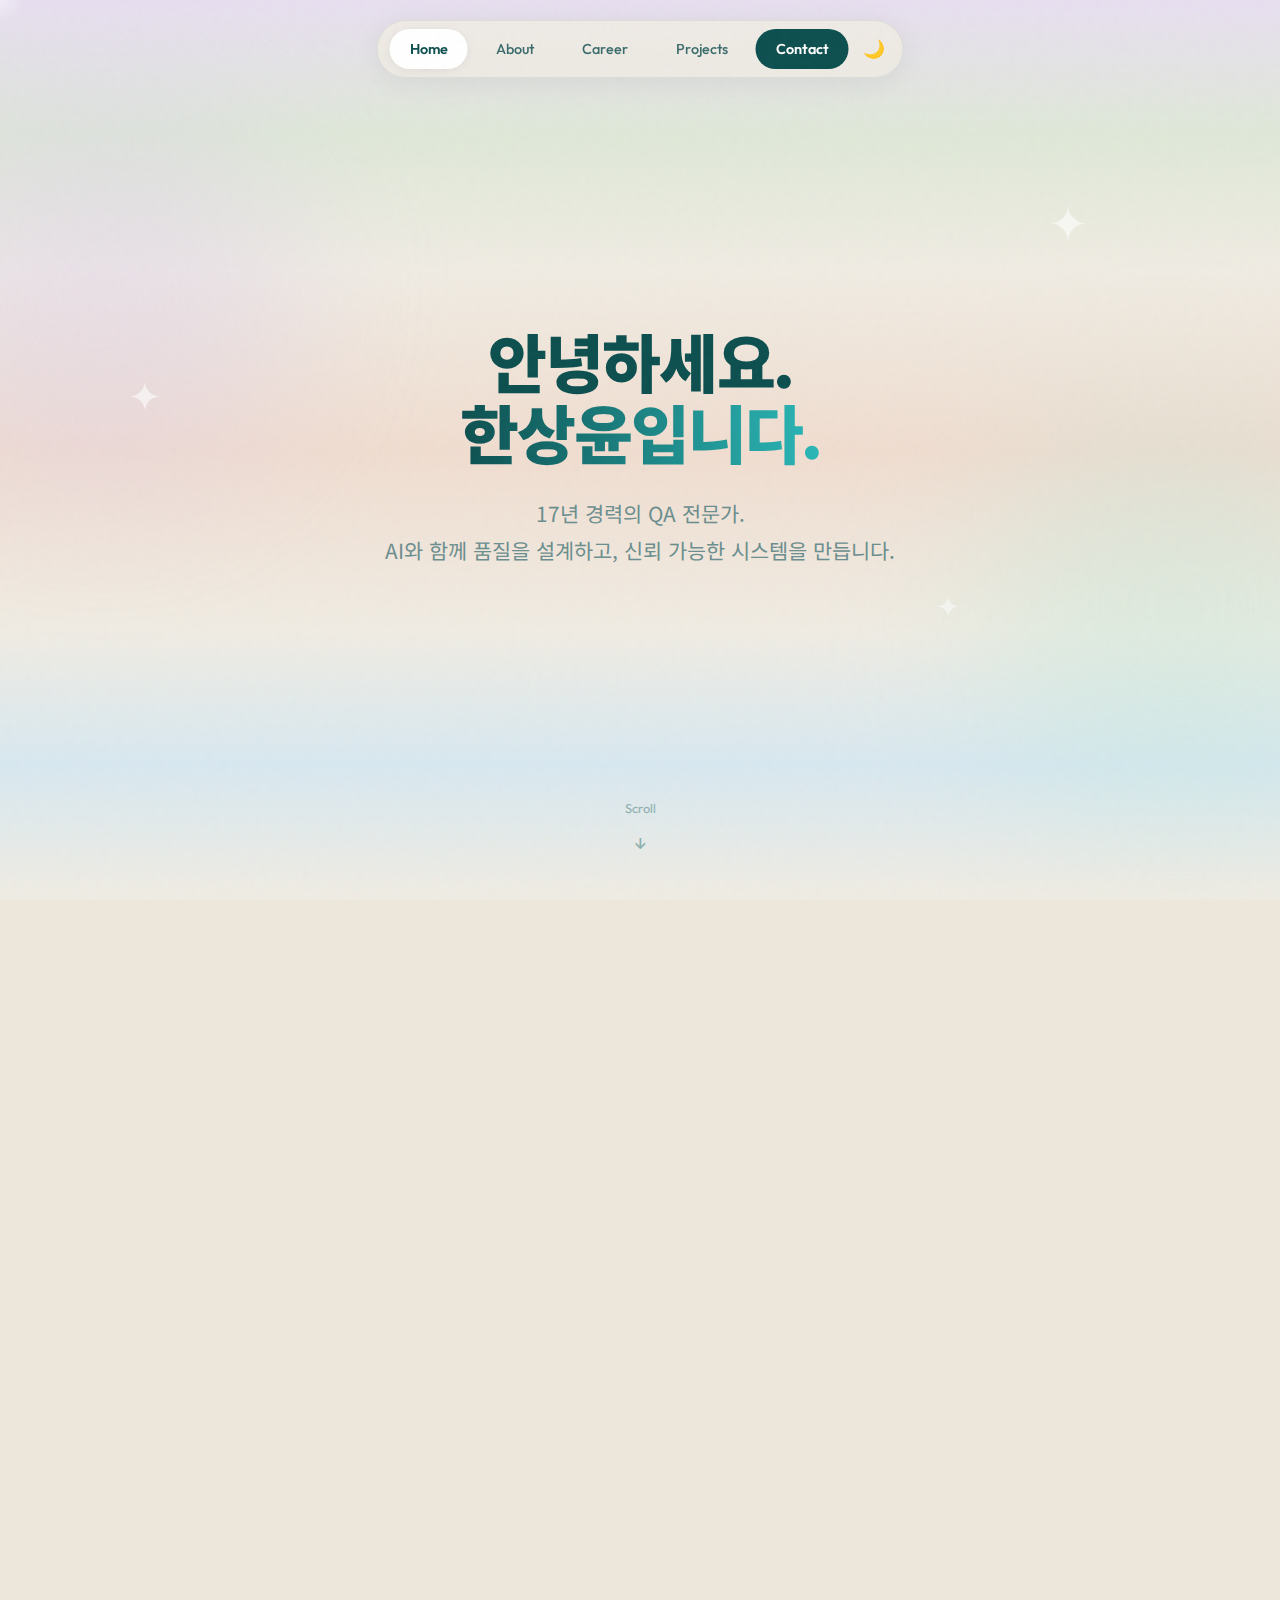
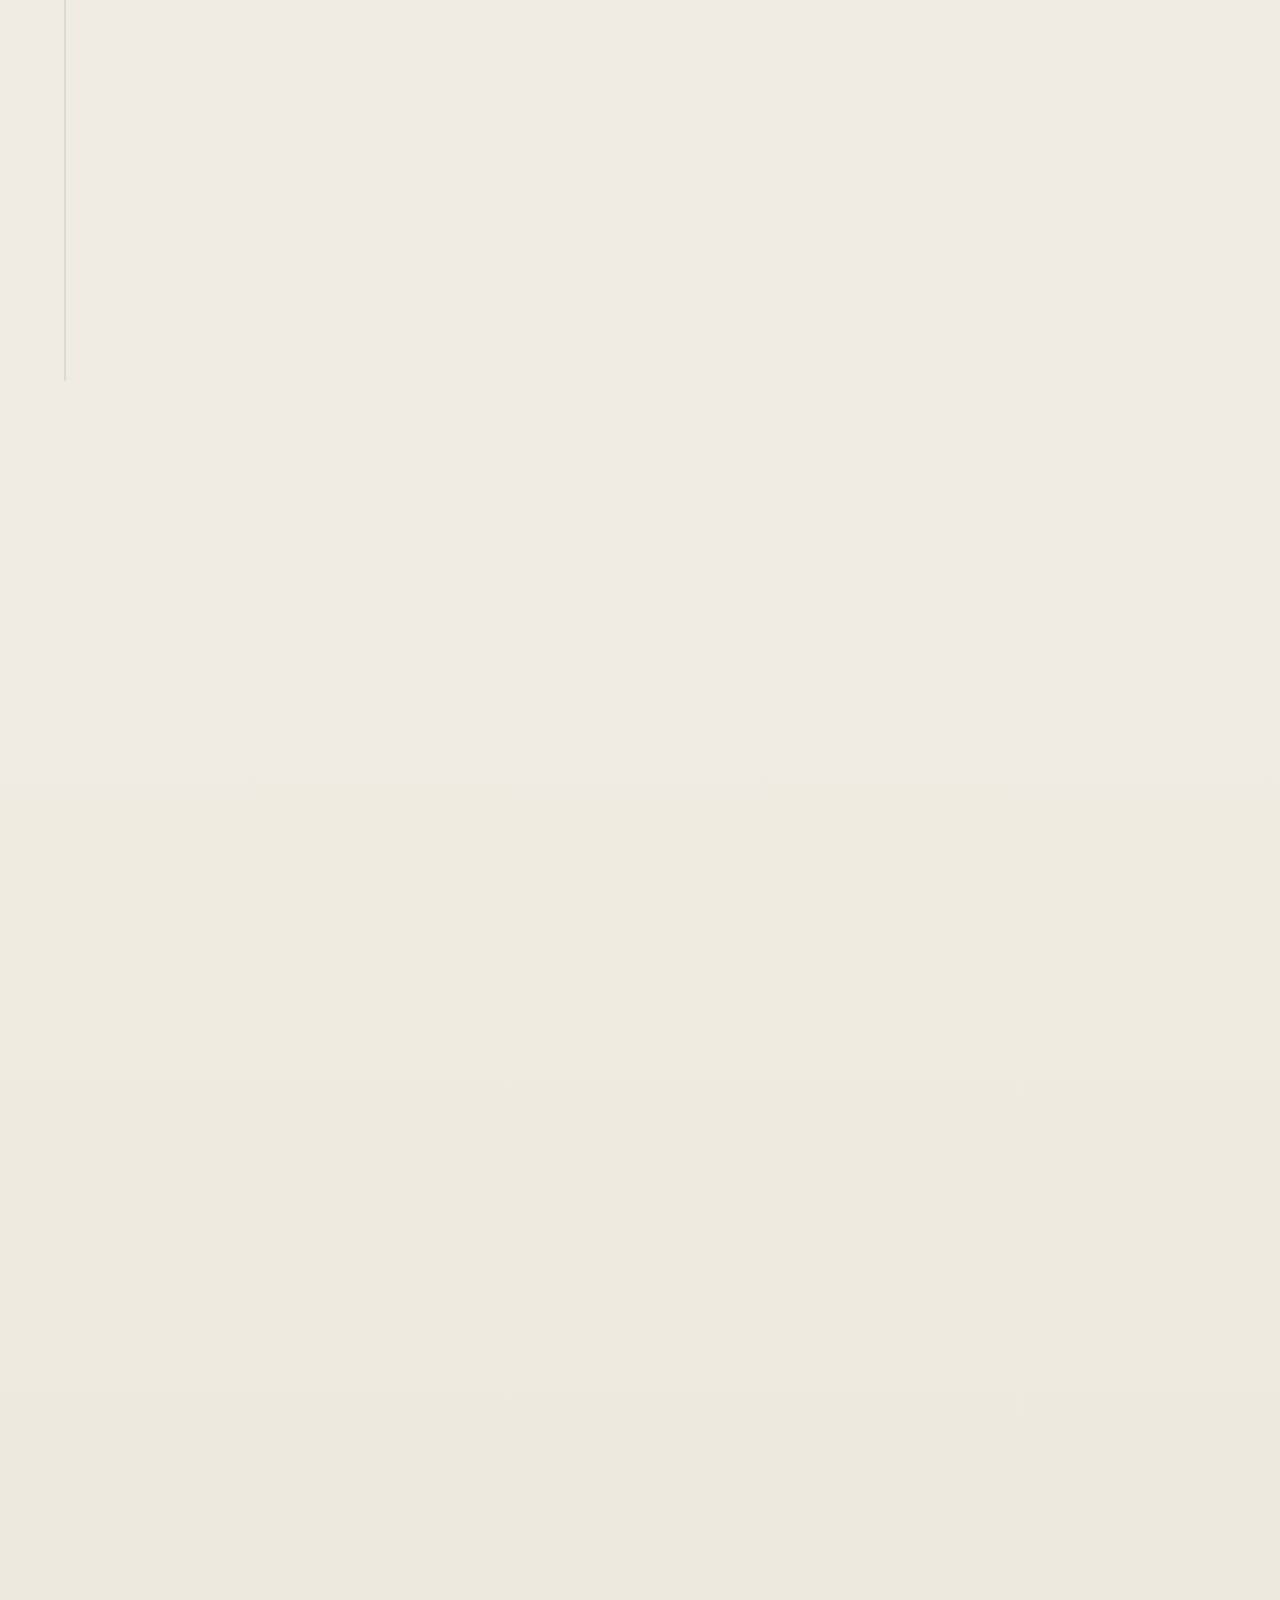
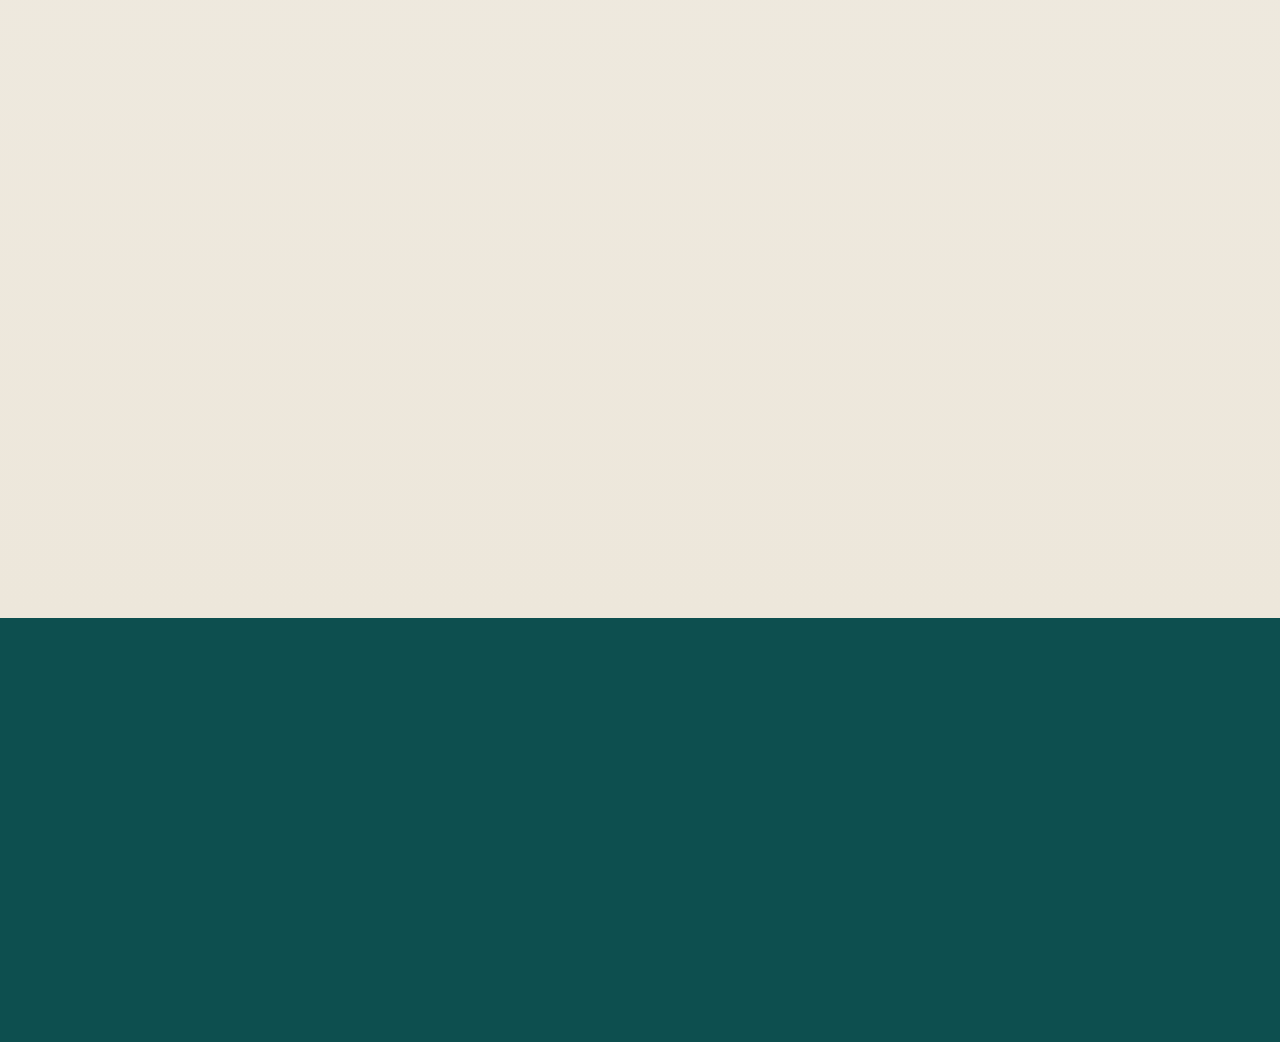
<file: index.html>
<!DOCTYPE html>
<html lang="ko">

<head>
  <meta charset="UTF-8">
  <meta name="viewport" content="width=device-width, initial-scale=1.0">
  <meta name="description" content="한상윤 — QA Manager & Full-Stack Developer. 17년 경력의 품질 관리 전문가이자 풀스택 개발자 포트폴리오.">
  <meta name="theme-color" content="#0d4f4f">
  <meta property="og:title" content="한상윤 • QA Manager & AI Engineer">
  <meta property="og:description" content="17년 경력의 품질관리 전문가이자 AI Engineer">
  <meta property="og:type" content="website">
  <title>한상윤 • QA Manager & AI Engineer</title>
  <link rel="stylesheet" href="css/style.css">
  <link rel="icon"
    href="data:image/svg+xml,<svg xmlns=%22http://www.w3.org/2000/svg%22 viewBox=%220 0 100 100%22><text y=%22.9em%22 font-size=%2290%22>✦</text></svg>">
</head>

<body>

  <!-- Noise Overlay -->
  <div class="noise-overlay"></div>

  <!-- Navigation -->
  <nav class="nav">
    <a class="nav-link active" data-nav="hero" href="#hero">Home</a>
    <a class="nav-link" data-nav="about" href="#about">About</a>
    <a class="nav-link" data-nav="career" href="#career">Career</a>
    <a class="nav-link" data-nav="projects" href="#projects">Projects</a>
    <a class="nav-contact" href="mailto:gwalho@gmail.com">Contact</a>
    <button class="nav-theme-toggle" id="theme-toggle" aria-label="Toggle Dark Mode">🌙</button>
  </nav>

  <!-- Hero Section -->
  <section class="hero" data-section="hero" id="hero">
    <span class="hero-sparkle">✦</span>
    <span class="hero-sparkle">✦</span>
    <span class="hero-sparkle">✦</span>

    <h1 class="hero-title">
      안녕하세요. <span class="accent">한상윤입니다.</span>
    </h1>
    <p class="hero-subtitle">
      17년 경력의 QA 전문가.<br>
      AI와 함께 품질을 설계하고, 신뢰 가능한 시스템을 만듭니다.
    </p>

    <div class="hero-scroll-indicator">
      <span>Scroll</span>
      <span class="arrow">↓</span>
    </div>
  </section>

  <!-- About Section -->
  <section class="about" data-section="about" id="about">
    <div class="about-inner">
      <div class="about-photo-container reveal">
        <div class="about-photo">
          <img src="assets/images/profile.jpg" alt="한상윤 프로필 사진">
        </div>
      </div>

      <div class="about-info">
        <div class="reveal">
          <h2 class="about-name">I'm Maxihan.</h2>
          <p class="about-role">QA Manager & AI Engineer</p>
        </div>

        <p class="about-desc reveal reveal-delay-1">
          "품질의 기준을 정의하고, 기술로 그 가치를 실현합니다."<br><br>
          17년간의 경험으로 소프트웨어의 완결성을 책임지며 품질에 대한 확고한 철학을 쌓아왔습니다.
          이제는 그간의 전문성에 AI 엔지니어링 역량을 더해, AI 기반의 정밀한 품질 관리 체계를 설계하고 구축하는
          Quality Engineer로 나아갑니다.
        </p>

        <div class="about-details reveal reveal-delay-2">
          <div class="about-detail-item">
            <span class="about-detail-label">Experience</span>
            <span class="about-detail-value">17년+</span>
          </div>
          <div class="about-detail-item">
            <span class="about-detail-label">Location</span>
            <span class="about-detail-value">경기도 용인시</span>
          </div>
          <div class="about-detail-item">
            <span class="about-detail-label">Role</span>
            <span class="about-detail-value">QA Manager / PM</span>
          </div>
          <div class="about-detail-item">
            <span class="about-detail-label">Projects</span>
            <span class="about-detail-value">5 Engineering Labs</span>
          </div>
        </div>

      </div>
    </div>
  </section>

  <!-- Career Section -->
  <section class="career" data-section="career" id="career">
    <div class="career-inner">
      <div class="section-header reveal">
        <h2 class="section-title">Career.</h2>
        <p class="section-subtitle">게임 QA에서 블록체인 플랫폼까지, 소프트웨어 품질을 지켜온 여정.</p>
      </div>

      <div class="timeline">
        <div class="timeline-item reveal">
          <div class="timeline-period">2022.07 — Present</div>
          <div class="timeline-company">METABORA</div>
          <div class="timeline-role">QA Team Manager</div>
          <div class="timeline-highlights">
            <span class="timeline-highlight">Blockchain QA</span>
            <span class="timeline-highlight">DeFi / NFT</span>
            <span class="timeline-highlight">Playwright E2E</span>
          </div>
        </div>

        <div class="timeline-item reveal reveal-delay-1">
          <div class="timeline-period">2022.02 — 2022.07</div>
          <div class="timeline-company">Wemade</div>
          <div class="timeline-role">QA Team Manager</div>
          <div class="timeline-highlights">
            <span class="timeline-highlight">Wemix Platform QA</span>
            <span class="timeline-highlight">Git Flow</span>
          </div>
        </div>

        <div class="timeline-item reveal reveal-delay-2">
          <div class="timeline-period">2021.05 — 2022.02</div>
          <div class="timeline-company">Class101</div>
          <div class="timeline-role">QA Engineer</div>
          <div class="timeline-highlights">
            <span class="timeline-highlight">Global Service</span>
            <span class="timeline-highlight">구독 서비스 런칭</span>
            <span class="timeline-highlight">Release 관리</span>
          </div>
        </div>

        <div class="timeline-item reveal reveal-delay-3">
          <div class="timeline-period">2017.10 — 2021.05</div>
          <div class="timeline-company">Kakao Games</div>
          <div class="timeline-role">QA Engineer</div>
          <div class="timeline-highlights">
            <span class="timeline-highlight">Game Platform SDK QA</span>
            <span class="timeline-highlight">B2B 연동 QA</span>
            <span class="timeline-highlight">Server API QA</span>
          </div>
        </div>

        <div class="timeline-item reveal reveal-delay-4">
          <div class="timeline-period">2016.08 — 2017.10</div>
          <div class="timeline-company">Pathfinder8</div>
          <div class="timeline-role">QA Manager, Project Manager</div>
          <div class="timeline-highlights">
            <span class="timeline-highlight">QA 조직 세팅</span>
            <span class="timeline-highlight">넥슨 협업</span>
            <span class="timeline-highlight">프로젝트 관리</span>
          </div>
        </div>

        <div class="timeline-item reveal">
          <div class="timeline-period">2013.06 — 2016.04</div>
          <div class="timeline-company">Smilegate / Palmple</div>
          <div class="timeline-role">Platform QA Manager</div>
          <div class="timeline-highlights">
            <span class="timeline-highlight">Stove Platform</span>
            <span class="timeline-highlight">SDK / Server API</span>
            <span class="timeline-highlight">B2B 검수</span>
            <span class="timeline-highlight">모바일 인프라</span>
          </div>
        </div>

        <div class="timeline-item reveal reveal-delay-1">
          <div class="timeline-period">2011.09 — 2013.06</div>
          <div class="timeline-company">Uriel Soft</div>
          <div class="timeline-role">QA / System Operation</div>
          <div class="timeline-highlights">
            <span class="timeline-highlight">인천공항 Check in, boarding System</span>
            <span class="timeline-highlight">AirCUS</span>
          </div>
        </div>

        <div class="timeline-item reveal reveal-delay-2">
          <div class="timeline-period">2008.10 — 2009.10</div>
          <div class="timeline-company">Nurien Software</div>
          <div class="timeline-role">QA / Asst. Dev Manager</div>
          <div class="timeline-highlights">
            <span class="timeline-highlight">Scrum QA</span>
            <span class="timeline-highlight">Mstar</span>
          </div>
        </div>

        <div class="timeline-item reveal reveal-delay-3">
          <div class="timeline-period">2006.06 — 2008.10</div>
          <div class="timeline-company">NHN / NHN Games</div>
          <div class="timeline-role">Quality Manager / Test Leader</div>
          <div class="timeline-highlights">
            <span class="timeline-highlight">Global QA</span>
            <span class="timeline-highlight">QA Revamp</span>
            <span class="timeline-highlight">아크로드</span>
          </div>
        </div>
      </div>
    </div>
  </section>

  <!-- Projects Section -->
  <section class="projects" data-section="projects" id="projects">
    <div class="projects-inner">
      <div class="section-header reveal">
        <h2 class="section-title">Projects.</h2>
        <p class="section-subtitle">QA의 눈으로 설계하고, AI의 힘으로 만든 사이드 프로젝트들.</p>
      </div>

      <div class="projects-grid">
        <!-- APT DEAL -->
        <div class="project-card reveal" data-project="aptdeal">
          <div class="project-card-category">Real Estate · Data</div>
          <h3 class="project-card-title">APT DEAL</h3>
          <p class="project-card-desc">
            전국 아파트 실거래가를 지도 기반으로 분석하고 시각화하는 부동산 데이터 플랫폼.
            22단계 ETL 파이프라인으로 10년치 거래 데이터 자동 수집.
          </p>
          <div class="project-card-stack">
            <span class="project-card-stack-tag">Next.js</span>
            <span class="project-card-stack-tag">Express</span>
            <span class="project-card-stack-tag">MySQL</span>
            <span class="project-card-stack-tag">Kakao Map</span>
          </div>
          <div class="project-card-arrow">→</div>
        </div>

        <!-- Maxi Tester -->
        <div class="project-card reveal reveal-delay-1" data-project="maxitester">
          <div class="project-card-category">No-Code · Testing</div>
          <h3 class="project-card-title">Maxi Tester</h3>
          <p class="project-card-desc">
            코딩 없이 클릭만으로 웹 테스트를 설계·실행·리포팅하는 자동화 플랫폼.
            25종 액션, 스마트 셀렉터, Playwright 서버 실행 엔진.
          </p>
          <div class="project-card-stack">
            <span class="project-card-stack-tag">Electron</span>
            <span class="project-card-stack-tag">React</span>
            <span class="project-card-stack-tag">Rails</span>
            <span class="project-card-stack-tag">Playwright</span>
          </div>
          <div class="project-card-arrow">→</div>
        </div>

        <!-- Auto Trading -->
        <div class="project-card reveal" data-project="autotrading">
          <div class="project-card-category">Fintech · Trading</div>
          <h3 class="project-card-title">Auto Trading</h3>
          <p class="project-card-desc">
            기술적 분석 이론을 코드로 구현한 암호화폐 자동매매 시스템.
            Upbit/Bybit 동시 운용, 10종+ 매매 전략, 24/7 무중단 운영.
          </p>
          <div class="project-card-stack">
            <span class="project-card-stack-tag">FastAPI</span>
            <span class="project-card-stack-tag">Next.js</span>
            <span class="project-card-stack-tag">Python</span>
            <span class="project-card-stack-tag">Telegram</span>
          </div>
          <div class="project-card-arrow">→</div>
        </div>

        <!-- AutoTC-Gen -->
        <div class="project-card reveal reveal-delay-1" data-project="autotcgen">
          <div class="project-card-category">AI · QA Automation</div>
          <h3 class="project-card-title">AutoTC-Gen</h3>
          <p class="project-card-desc">
            기획서를 업로드하면 AI가 테스트 케이스를 자동 생성하는 QA 자동화 플랫폼.
            OCR + NLP + Vision AI + LLM 멀티모달 파이프라인.
          </p>
          <div class="project-card-stack">
            <span class="project-card-stack-tag">FastAPI</span>
            <span class="project-card-stack-tag">YOLOv8</span>
            <span class="project-card-stack-tag">BERT</span>
            <span class="project-card-stack-tag">Electron</span>
          </div>
          <div class="project-card-arrow">→</div>
        </div>

        <!-- Deeps Mock -->
        <div class="project-card full-width reveal" data-project="deepsmock">
          <div class="project-card-category">Blockchain · B2B Platform</div>
          <h3 class="project-card-title">Deeps Mock</h3>
          <p class="project-card-desc">
            B2B 플랫폼의 계정 연동, 퀘스트 동기화를 실전 검증하는 테스트 앱.
            테트리스 게임 + Circle USDC 블록체인 결제 통합. 21개 API, 12개 DB 모델 설계.
          </p>
          <div class="project-card-stack">
            <span class="project-card-stack-tag">Next.js</span>
            <span class="project-card-stack-tag">Prisma</span>
            <span class="project-card-stack-tag">Circle USDC</span>
            <span class="project-card-stack-tag">wagmi</span>
            <span class="project-card-stack-tag">Web3</span>
          </div>
          <div class="project-card-arrow">→</div>
        </div>
      </div>
    </div>
  </section>

  <!-- Footer / Contact -->
  <footer class="footer" id="contact">
    <div class="footer-links reveal">
      <a href="mailto:gwalho@gmail.com" class="footer-link footer-link-primary">
        ✉️ gwalho@gmail.com
      </a>
    </div>
    <div class="footer-bottom reveal reveal-delay-1">
      <p>© 2025–2026 한상윤. Designed with ✦</p>
    </div>
  </footer>

  <!-- Custom Cursor -->
  <div class="cursor-dot"></div>
  <div class="cursor-outline"></div>

  <!-- Project Detail Modal -->
  <div class="modal-overlay">
    <div class="modal">
      <div class="modal-body"></div>
    </div>
  </div>

  <script src="js/main.js"></script>
</body>

</html>
</file>
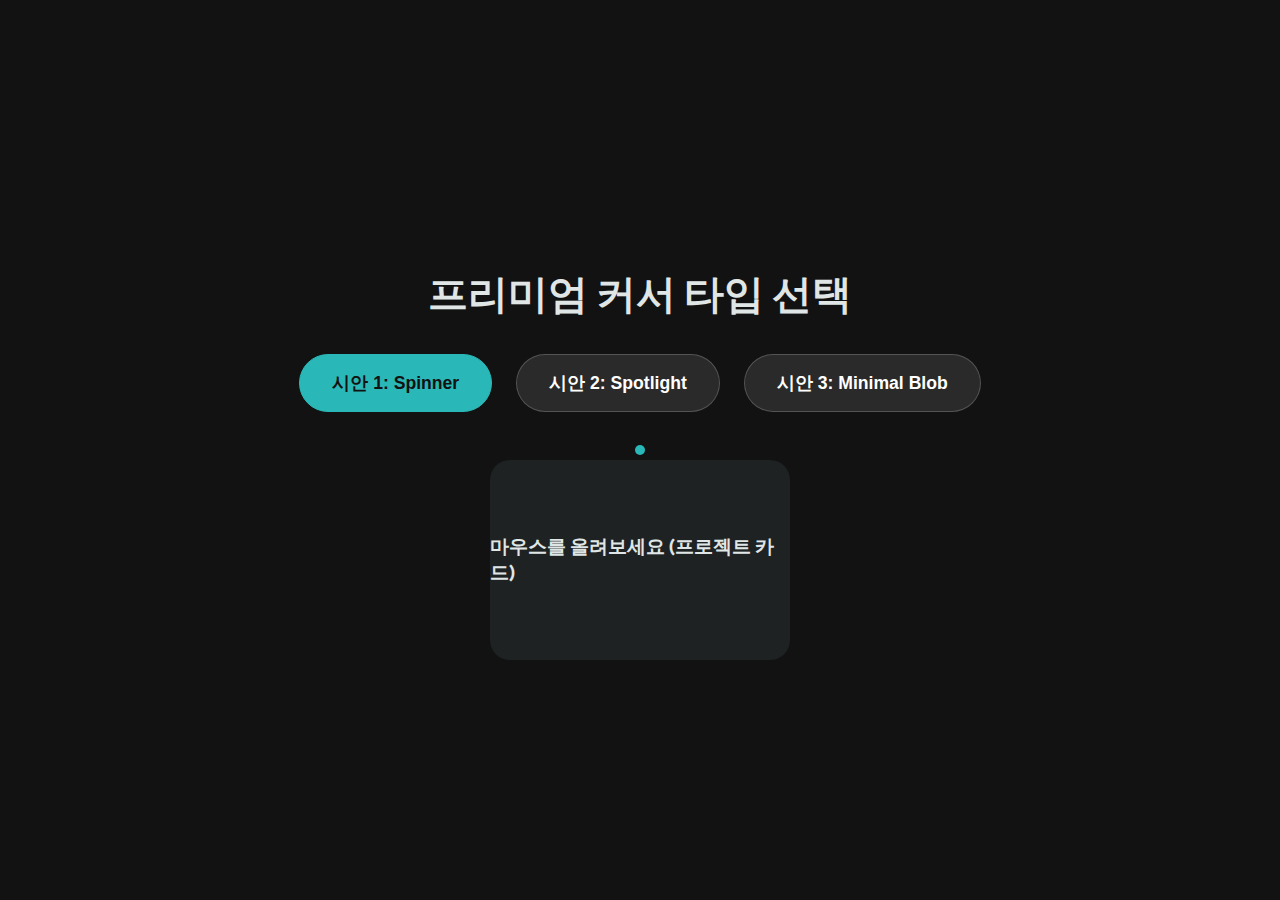
<file: cursor_demo.html>
<!DOCTYPE html>
<html lang="ko">

<head>
    <meta charset="UTF-8">
    <meta name="viewport" content="width=device-width, initial-scale=1.0">
    <title>프리미엄 커서 디자인 시안 3종</title>
    <style>
        @import url('https://fonts.googleapis.com/css2?family=Outfit:wght@400;700&display=swap');

        body {
            margin: 0;
            font-family: 'Outfit', sans-serif;
            background-color: #121212;
            color: #e0e6e6;
            display: flex;
            flex-direction: column;
            align-items: center;
            justify-content: center;
            min-height: 100vh;
            overflow: hidden;
            cursor: none;
            /* Hide default cursor */
        }

        h1 {
            font-size: 2.5rem;
            margin-bottom: 2rem;
            z-index: 10;
        }

        .btn-group {
            display: flex;
            gap: 1.5rem;
            z-index: 10;
        }

        .demo-btn {
            padding: 1rem 2rem;
            font-size: 1.1rem;
            font-weight: 700;
            color: #fff;
            background: rgba(255, 255, 255, 0.1);
            border: 1px solid rgba(255, 255, 255, 0.2);
            border-radius: 50px;
            cursor: none;
            transition: all 0.3s;
            position: relative;
            overflow: hidden;
        }

        .demo-btn.active {
            background: #2ab7b7;
            color: #121212;
            border-color: #2ab7b7;
        }

        .demo-card {
            margin-top: 3rem;
            width: 300px;
            height: 200px;
            background: #1e2222;
            border-radius: 20px;
            display: flex;
            align-items: center;
            justify-content: center;
            font-size: 1.2rem;
            font-weight: 700;
            z-index: 10;
            cursor: none;
            transition: transform 0.3s;
        }

        .demo-card:hover {
            transform: translateY(-10px);
            background: #252a2a;
        }

        /* =========================================
       Cursor Base Styles
       ========================================= */
        .cursor-container {
            position: fixed;
            top: 0;
            left: 0;
            width: 100%;
            height: 100%;
            pointer-events: none;
            z-index: 9999;
        }

        .cursor-dot,
        .cursor-aux {
            position: absolute;
            top: 0;
            left: 0;
            transform: translate(-50%, -50%);
            pointer-events: none;
        }

        /* =========================================
       시안 1: Spinner (회전하는 텍스트 링)
       ========================================= */
        .theme-spinner .cursor-dot {
            width: 10px;
            height: 10px;
            background: #2ab7b7;
            border-radius: 50%;
            transition: transform 0.2s cubic-bezier(0.175, 0.885, 0.32, 1.275);
        }

        .theme-spinner .cursor-aux {
            width: 80px;
            height: 80px;
            border-radius: 50%;
            display: flex;
            align-items: center;
            justify-content: center;
            opacity: 0;
            transition: opacity 0.3s, transform 0.3s;
        }

        .theme-spinner .cursor-aux svg {
            width: 100%;
            height: 100%;
            animation: rotate 6s linear infinite;
            fill: #2ab7b7;
            letter-spacing: 5px;
            font-weight: bold;
            font-size: 14px;
        }

        @keyframes rotate {
            100% {
                transform: rotate(360deg);
            }
        }

        /* Hover Effects for Spinner */
        .theme-spinner.hover-btn .cursor-dot {
            transform: translate(-50%, -50%) scale(0.5);
        }

        .theme-spinner.hover-btn .cursor-aux {
            opacity: 1;
            transform: translate(-50%, -50%) scale(1.2);
        }

        .theme-spinner.hover-card .cursor-dot {
            transform: translate(-50%, -50%) scale(0);
        }

        .theme-spinner.hover-card .cursor-aux {
            opacity: 1;
            transform: translate(-50%, -50%) scale(1.5);
        }

        .theme-spinner.hover-card .cursor-aux svg {
            fill: #fff;
        }

        /* =========================================
       시안 2: Spotlight (다이내믹 반전 & 블렌드 모드) - 수정됨
       ========================================= */
        .theme-spotlight .cursor-dot {
            width: 45px;
            height: 45px;
            background: radial-gradient(circle, rgba(255, 255, 255, 0.8) 0%, rgba(255, 255, 255, 0) 70%);
            border-radius: 50%;
            mix-blend-mode: color-dodge;
            opacity: 0.5;
            transition: width 0.4s cubic-bezier(0.77, 0, 0.175, 1),
                height 0.4s cubic-bezier(0.77, 0, 0.175, 1),
                opacity 0.4s, background 0.4s;
        }

        .theme-spotlight .cursor-aux {
            display: none;
        }

        /* Hover Effects for Spotlight */
        .theme-spotlight.hover-btn .cursor-dot {
            width: 80px;
            height: 80px;
            opacity: 0.8;
        }

        .theme-spotlight.hover-card .cursor-dot {
            width: 250px;
            height: 250px;
            background: radial-gradient(circle, rgba(255, 255, 255, 1) 0%, rgba(255, 255, 255, 0) 70%);
            mix-blend-mode: color-dodge;
            opacity: 1;
        }

        /* =========================================
       시안 3: Minimal Blob (Gooey effect)
       ========================================= */
        .theme-blob {
            filter: url(#goo);
            /* Applies gooey effect to descendants */
        }

        .theme-blob .cursor-dot {
            width: 24px;
            height: 24px;
            background: #2ab7b7;
            border-radius: 50%;
            transition: transform 0.1s;
        }

        .theme-blob .cursor-aux {
            width: 40px;
            height: 40px;
            background: #2ab7b7;
            border-radius: 50%;
            transition: transform 0.4s cubic-bezier(0.175, 0.885, 0.32, 1.275);
        }

        /* Hover Effects for Blob */
        .theme-blob.hover-btn .cursor-dot {
            transform: translate(-50%, -50%) scale(1.5);
            background: #fff;
        }

        .theme-blob.hover-btn .cursor-aux {
            transform: translate(-50%, -50%) scale(0.5);
        }

        .theme-blob.hover-card .cursor-dot {
            transform: translate(-50%, -50%) scale(3);
        }

        .theme-blob.hover-card .cursor-aux {
            transform: translate(-50%, -50%) scale(2);
        }
    </style>
</head>

<body>

    <!-- Gooey Filter for Blob Theme -->
    <svg style="position:absolute; width:0; height:0;">
        <defs>
            <filter id="goo">
                <feGaussianBlur in="SourceGraphic" stdDeviation="6" result="blur" />
                <feColorMatrix in="blur" mode="matrix" values="1 0 0 0 0  0 1 0 0 0  0 0 1 0 0  0 0 0 20 -8"
                    result="goo" />
                <feComposite in="SourceGraphic" in2="goo" operator="atop" />
            </filter>
        </defs>
    </svg>

    <div class="cursor-container theme-spinner" id="cursor-container">
        <div class="cursor-aux" id="cursor-aux">
            <!-- Spinner SVG Text -->
            <svg viewBox="0 0 100 100">
                <path d="M 50, 50 m -37, 0 a 37,37 0 1,1 74,0 a 37,37 0 1,1 -74,0" id="circlePath" fill="none" />
                <text>
                    <textPath href="#circlePath">CLICK ME • EXPLORE • VIEW •</textPath>
                </text>
            </svg>
        </div>
        <div class="cursor-dot" id="cursor-dot"></div>
    </div>

    <h1>프리미엄 커서 타입 선택</h1>

    <div class="btn-group">
        <button class="demo-btn active" data-theme="theme-spinner">시안 1: Spinner</button>
        <button class="demo-btn" data-theme="theme-spotlight">시안 2: Spotlight</button>
        <button class="demo-btn" data-theme="theme-blob">시안 3: Minimal Blob</button>
    </div>

    <div class="demo-card interactive-card">
        마우스를 올려보세요 (프로젝트 카드)
    </div>

    <script>
        const cursorContainer = document.getElementById('cursor-container');
        const cursorDot = document.getElementById('cursor-dot');
        const cursorAux = document.getElementById('cursor-aux');
        const buttons = document.querySelectorAll('.demo-btn');
        const card = document.querySelector('.interactive-card');

        let mouseX = window.innerWidth / 2;
        let mouseY = window.innerHeight / 2;
        let auxX = mouseX;
        let auxY = mouseY;

        window.addEventListener('mousemove', (e) => {
            mouseX = e.clientX;
            mouseY = e.clientY;
        });

        const animateCursor = () => {
            // Dot is exact or very fast fast
            cursorDot.style.left = `${mouseX}px`;
            cursorDot.style.top = `${mouseY}px`;

            // Aux is lerped (delayed)
            auxX += (mouseX - auxX) * 0.15;
            auxY += (mouseY - auxY) * 0.15;
            cursorAux.style.left = `${auxX}px`;
            cursorAux.style.top = `${auxY}px`;

            requestAnimationFrame(animateCursor);
        };
        requestAnimationFrame(animateCursor);

        // Theme switching
        buttons.forEach(btn => {
            btn.addEventListener('click', () => {
                // Reset active
                buttons.forEach(b => b.classList.remove('active'));
                btn.classList.add('active');

                // Change theme
                const theme = btn.dataset.theme;
                cursorContainer.className = `cursor-container ${theme}`;

                // Reset svg if needed
                if (theme === 'theme-spinner') {
                    cursorAux.innerHTML = `<svg viewBox="0 0 100 100">
            <path d="M 50, 50 m -37, 0 a 37,37 0 1,1 74,0 a 37,37 0 1,1 -74,0" id="circlePath" fill="none"/>
            <text><textPath href="#circlePath">CLICK ME • EXPLORE • VIEW • </textPath></text>
          </svg>`;
                } else {
                    cursorAux.innerHTML = '';
                }
            });

            // Hover effects for buttons
            btn.addEventListener('mouseenter', () => cursorContainer.classList.add('hover-btn'));
            btn.addEventListener('mouseleave', () => cursorContainer.classList.remove('hover-btn'));
        });

        // Hover effect for card
        card.addEventListener('mouseenter', () => cursorContainer.classList.add('hover-card'));
        card.addEventListener('mouseleave', () => cursorContainer.classList.remove('hover-card'));

    </script>
</body>

</html>
</file>
<file: css/style.css>
/* ========================================
   Design System — Maxihan Profile
   Inspired by seanhalpin.xyz
   ======================================== */

@import url('https://fonts.googleapis.com/css2?family=Noto+Sans+KR:wght@300;400;500;600;700;800;900&family=Outfit:wght@300;400;500;600;700;800;900&display=swap');

/* --- CSS Custom Properties --- */
:root {
  /* Colors */
  --color-bg: #f0ece3;
  --color-bg-warm: #ede7db;
  --color-text-primary: #0d4f4f;
  --color-text-secondary: #3a6b6b;
  --color-text-muted: #6b8e8e;
  --color-text-light: #8fb0b0;
  --color-accent: #0d4f4f;
  --color-white: #ffffff;

  /* Pastel Card Colors */
  --card-lavender: #d8c8f0;
  --card-mint: #b8e8d8;
  --card-peach: #f0c8a8;
  --card-sky: #b8d8f0;
  --card-rose: #f0b8c8;
  --card-lemon: #f0e8b8;
  --card-coral: #f0a890;

  /* Typography */
  --font-heading: 'Outfit', 'Noto Sans KR', sans-serif;
  --font-body: 'Noto Sans KR', 'Outfit', sans-serif;

  /* Spacing */
  --space-xs: 4px;
  --space-sm: 8px;
  --space-md: 16px;
  --space-lg: 24px;
  --space-xl: 40px;
  --space-2xl: 64px;
  --space-3xl: 96px;
  --space-4xl: 128px;

  /* Border Radius */
  --radius-sm: 8px;
  --radius-md: 16px;
  --radius-lg: 24px;
  --radius-xl: 32px;
  --radius-2xl: 48px;

  /* Transitions */
  --transition-fast: 0.2s cubic-bezier(0.4, 0, 0.2, 1);
  --transition-medium: 0.4s cubic-bezier(0.4, 0, 0.2, 1);
  --transition-slow: 0.6s cubic-bezier(0.4, 0, 0.2, 1);

  /* Layout */
  --max-width: 1200px;
  --nav-height: 60px;
}

[data-theme="dark"] {
  --color-bg: #121212;
  --color-bg-warm: #181c1c;
  --color-text-primary: #e0e6e6;
  --color-text-secondary: #a0b0b0;
  --color-text-muted: #809090;
  --color-text-light: #607070;
  --color-accent: #2ab7b7;
  --color-white: #1e2222;

  /* Pastel Card Colors -> Darker variations */
  --card-lavender: #3b2854;
  --card-mint: #254a3e;
  --card-peach: #5e3a24;
  --card-sky: #2b455e;
  --card-rose: #5c3340;
  --card-lemon: #5a542b;
  --card-coral: #5c3427;
}

/* --- Reset & Base --- */
*,
*::before,
*::after {
  margin: 0;
  padding: 0;
  box-sizing: border-box;
}

html {
  scroll-behavior: smooth;
  font-size: 16px;
}

body {
  font-family: var(--font-body);
  color: var(--color-text-primary);
  background: var(--color-bg);
  line-height: 1.7;
  overflow-x: hidden;
  -webkit-font-smoothing: antialiased;
  -moz-osx-font-smoothing: grayscale;
}

a {
  color: inherit;
  text-decoration: none;
}

img {
  max-width: 100%;
  height: auto;
}

/* --- Noise Overlay --- */
.noise-overlay {
  position: fixed;
  top: 0;
  left: 0;
  width: 100vw;
  height: 100vh;
  pointer-events: none;
  z-index: 9999;
  opacity: 0.03;
  background: url('data:image/svg+xml,%3Csvg viewBox="0 0 200 200" xmlns="http://www.w3.org/2000/svg"%3E%3Cfilter id="noiseFilter"%3E%3CfeTurbulence type="fractalNoise" baseFrequency="0.65" numOctaves="3" stitchTiles="stitch"/%3E%3C/filter%3E%3Crect width="100%25" height="100%25" filter="url(%23noiseFilter)"/%3E%3C/svg%3E');
}

[data-theme="dark"] .noise-overlay {
  opacity: 0.05;
}

/* --- Custom Cursor --- */
@media (pointer: fine) {
  body {
    cursor: none;
  }

  .cursor-dot {
    position: fixed;
    top: 0;
    left: 0;
    width: 45px;
    height: 45px;
    background: radial-gradient(circle, rgba(255, 255, 255, 0.8) 0%, rgba(255, 255, 255, 0) 70%);
    border-radius: 50%;
    transform: translate(-50%, -50%);
    z-index: 10000;
    pointer-events: none;
    mix-blend-mode: color-dodge;
    opacity: 0.5;
    transition: width 0.4s cubic-bezier(0.77, 0, 0.175, 1),
      height 0.4s cubic-bezier(0.77, 0, 0.175, 1),
      opacity 0.4s ease,
      background 0.4s ease,
      mix-blend-mode 0.4s ease;
  }

  .cursor-outline {
    display: none;
  }

  .cursor-dot.hovering {
    width: 80px;
    height: 80px;
    opacity: 0.8;
  }

  .cursor-dot.hovering-project {
    width: 250px;
    height: 250px;
    opacity: 1;
    background: radial-gradient(circle, rgba(255, 255, 255, 1) 0%, rgba(255, 255, 255, 0) 70%);
    mix-blend-mode: color-dodge;
  }

  /* Make sure links handle custom cursor nicely */
  a,
  button,
  .nav-link,
  .project-card {
    cursor: none;
  }
}

/* --- Scrollbar --- */
::-webkit-scrollbar {
  width: 8px;
}

::-webkit-scrollbar-track {
  background: var(--color-bg);
}

::-webkit-scrollbar-thumb {
  background: var(--color-text-light);
  border-radius: 4px;
}

::-webkit-scrollbar-thumb:hover {
  background: var(--color-text-muted);
}

/* --- Navigation --- */
.nav {
  position: fixed;
  top: 20px;
  left: 50%;
  transform: translateX(-50%);
  z-index: 1000;
  display: flex;
  align-items: center;
  gap: var(--space-sm);
  padding: 8px 12px;
  background: rgba(240, 236, 227, 0.75);
  backdrop-filter: blur(20px);
  -webkit-backdrop-filter: blur(20px);
  border-radius: 50px;
  border: 1px solid rgba(13, 79, 79, 0.08);
  box-shadow: 0 4px 30px rgba(0, 0, 0, 0.06);
  transition: var(--transition-medium);
}

.nav.scrolled {
  background: rgba(240, 236, 227, 0.92);
  box-shadow: 0 8px 40px rgba(0, 0, 0, 0.1);
}

.nav-link {
  padding: 8px 20px;
  border-radius: 50px;
  font-family: var(--font-heading);
  font-size: 0.9rem;
  font-weight: 500;
  color: var(--color-text-secondary);
  transition: var(--transition-fast);
  cursor: pointer;
  white-space: nowrap;
}

.nav-link:hover {
  color: var(--color-text-primary);
  background: rgba(13, 79, 79, 0.06);
}

.nav-link.active {
  color: var(--color-text-primary);
  background: var(--color-white);
  box-shadow: 0 2px 8px rgba(0, 0, 0, 0.06);
  font-weight: 600;
}

.nav-contact {
  padding: 8px 20px;
  border-radius: 50px;
  font-family: var(--font-heading);
  font-size: 0.9rem;
  font-weight: 600;
  color: var(--color-white);
  background: var(--color-accent);
  transition: var(--transition-fast);
  cursor: pointer;
  white-space: nowrap;
}

.nav-contact:hover {
  background: #0a3f3f;
  transform: translateY(-1px);
  box-shadow: 0 4px 12px rgba(13, 79, 79, 0.3);
}

.nav-theme-toggle {
  background: transparent;
  border: none;
  font-size: 1.1rem;
  cursor: pointer;
  padding: 6px;
  border-radius: 50%;
  color: var(--color-text-primary);
  display: flex;
  align-items: center;
  justify-content: center;
  transition: var(--transition-fast);
}

.nav-theme-toggle:hover {
  background: rgba(13, 79, 79, 0.1);
  transform: scale(1.1);
}

/* --- Hero Section --- */
.hero {
  position: relative;
  min-height: 100vh;
  display: flex;
  flex-direction: column;
  align-items: center;
  justify-content: center;
  text-align: center;
  padding: var(--space-3xl) var(--space-lg);
  background: linear-gradient(180deg,
      #e8dff0 0%,
      #dfe8d8 15%,
      #f0ece3 30%,
      #f0ddd0 50%,
      #f0ece3 70%,
      #d8e8f0 85%,
      #f0ece3 100%);
  overflow: hidden;
}

.hero::before,
.hero::after {
  content: '';
  position: absolute;
  width: 400px;
  height: 400px;
  border-radius: 50%;
  filter: blur(80px);
  opacity: 0.3;
  animation: float 20s ease-in-out infinite;
}

.hero::before {
  background: var(--card-lavender);
  top: 10%;
  left: -100px;
}

.hero::after {
  background: var(--card-mint);
  bottom: 10%;
  right: -100px;
  animation-delay: -10s;
}

@keyframes float {

  0%,
  100% {
    transform: translate(0, 0) scale(1);
  }

  25% {
    transform: translate(30px, -30px) scale(1.05);
  }

  50% {
    transform: translate(-20px, 20px) scale(0.95);
  }

  75% {
    transform: translate(20px, 10px) scale(1.02);
  }
}

.hero-sparkle {
  position: absolute;
  color: var(--color-white);
  font-size: 2rem;
  opacity: 0.6;
  animation: sparkle 3s ease-in-out infinite;
}

.hero-sparkle:nth-child(1) {
  top: 20%;
  right: 15%;
  font-size: 3rem;
  animation-delay: 0s;
}

.hero-sparkle:nth-child(2) {
  top: 40%;
  left: 10%;
  font-size: 2.5rem;
  animation-delay: 1s;
}

.hero-sparkle:nth-child(3) {
  bottom: 30%;
  right: 25%;
  font-size: 1.8rem;
  animation-delay: 2s;
}

@keyframes sparkle {

  0%,
  100% {
    opacity: 0.4;
    transform: scale(1) rotate(0deg);
  }

  50% {
    opacity: 0.8;
    transform: scale(1.2) rotate(15deg);
  }
}

.hero-title {
  font-family: var(--font-heading);
  font-size: clamp(2.5rem, 5vw, 4.5rem);
  white-space: nowrap;
  font-weight: 900;
  line-height: 1.1;
  color: var(--color-text-primary);
  margin-bottom: var(--space-lg);
  letter-spacing: -0.03em;
  position: relative;
  z-index: 1;
}

.hero-title .accent {
  display: block;
  background: linear-gradient(270deg, #0d4f4f, #1a7a7a, #2ab7b7, #0d4f4f);
  background-size: 300% 300%;
  -webkit-background-clip: text;
  -webkit-text-fill-color: transparent;
  background-clip: text;
  animation: gradientFlow 8s ease infinite;
}

[data-theme="dark"] .hero-title .accent {
  background: linear-gradient(270deg, #2ab7b7, #4dd2d2, #1a7a7a, #2ab7b7);
  background-size: 300% 300%;
  -webkit-background-clip: text;
  -webkit-text-fill-color: transparent;
  background-clip: text;
}

@keyframes gradientFlow {
  0% {
    background-position: 0% 50%;
  }

  50% {
    background-position: 100% 50%;
  }

  100% {
    background-position: 0% 50%;
  }
}

.hero-subtitle {
  font-family: var(--font-body);
  font-size: clamp(1rem, 2vw, 1.3rem);
  color: var(--color-text-muted);
  max-width: 600px;
  margin: 0 auto;
  font-weight: 400;
  line-height: 1.8;
  position: relative;
  z-index: 1;
}

.hero-scroll-indicator {
  position: absolute;
  bottom: 40px;
  left: 50%;
  transform: translateX(-50%);
  display: flex;
  flex-direction: column;
  align-items: center;
  gap: var(--space-sm);
  color: var(--color-text-light);
  font-size: 0.8rem;
  font-family: var(--font-heading);
  animation: bounce 2s ease-in-out infinite;
}

.hero-scroll-indicator .arrow {
  font-size: 1.2rem;
}

@keyframes bounce {

  0%,
  100% {
    transform: translateX(-50%) translateY(0);
  }

  50% {
    transform: translateX(-50%) translateY(10px);
  }
}

/* --- Section Common --- */
.section {
  padding: var(--space-4xl) var(--space-lg);
  max-width: var(--max-width);
  margin: 0 auto;
}

.section-header {
  margin-bottom: var(--space-3xl);
}

.section-title {
  font-family: var(--font-heading);
  font-size: clamp(2.5rem, 5vw, 4.5rem);
  font-weight: 900;
  color: var(--color-text-primary);
  line-height: 1.1;
  letter-spacing: -0.03em;
  margin-bottom: var(--space-md);
}

.section-subtitle {
  font-size: 1.1rem;
  color: var(--color-text-muted);
  max-width: 600px;
  line-height: 1.8;
}

/* --- About Section --- */
.about {
  padding: var(--space-4xl) var(--space-lg);
  background: var(--color-bg-warm);
}

.about-inner {
  max-width: var(--max-width);
  margin: 0 auto;
  display: grid;
  grid-template-columns: 400px 1fr;
  gap: var(--space-3xl);
  align-items: center;
}

.about-photo-container {
  position: relative;
}

.about-photo {
  width: 100%;
  aspect-ratio: 3/4;
  border-radius: 200px 200px var(--radius-xl) var(--radius-xl);
  overflow: hidden;
  background: linear-gradient(135deg, var(--card-peach), var(--card-lavender));
  display: flex;
  align-items: center;
  justify-content: center;
}

.about-photo img {
  width: 100%;
  height: 100%;
  object-fit: cover;
}

.about-photo-placeholder {
  font-size: 6rem;
  opacity: 0.5;
}

.about-info {
  display: flex;
  flex-direction: column;
  gap: var(--space-xl);
}

.about-name {
  font-family: var(--font-heading);
  font-size: clamp(2.5rem, 5vw, 4rem);
  font-weight: 900;
  line-height: 1.1;
  letter-spacing: -0.02em;
}

.about-role {
  font-size: 1.4rem;
  color: var(--color-text-secondary);
  font-weight: 500;
}

.about-desc {
  font-size: 1.1rem;
  color: var(--color-text-secondary);
  line-height: 1.9;
}

.about-details {
  display: flex;
  flex-wrap: wrap;
  gap: var(--space-lg);
}

.about-detail-item {
  display: flex;
  flex-direction: column;
  gap: 4px;
}

.about-detail-label {
  font-size: 0.75rem;
  text-transform: uppercase;
  letter-spacing: 0.1em;
  color: var(--color-text-light);
  font-weight: 600;
}

.about-detail-value {
  font-size: 1rem;
  font-weight: 600;
  color: var(--color-text-primary);
}

/* --- Skills Tags --- */
.skills-container {
  display: flex;
  flex-wrap: wrap;
  gap: var(--space-sm);
}

.skill-tag {
  padding: 8px 16px;
  border-radius: 50px;
  font-size: 0.85rem;
  font-weight: 500;
  background: rgba(13, 79, 79, 0.08);
  color: var(--color-text-primary);
  transition: var(--transition-fast);
}

.skill-tag:hover {
  background: rgba(13, 79, 79, 0.15);
  transform: translateY(-2px);
}

/* --- Career Timeline --- */
.career {
  padding: var(--space-4xl) var(--space-lg);
  background: var(--color-bg);
}

.career-inner {
  max-width: var(--max-width);
  margin: 0 auto;
}

.timeline {
  position: relative;
  padding-left: 60px;
}

.timeline::before {
  content: '';
  position: absolute;
  left: 24px;
  top: 0;
  bottom: 0;
  width: 2px;
  background: rgba(13, 79, 79, 0.1);
  border-radius: 2px;
}

.timeline::after {
  content: '';
  position: absolute;
  left: 24px;
  top: 0;
  height: var(--scroll-height, 0%);
  width: 2px;
  background: linear-gradient(180deg, var(--color-accent), var(--card-mint));
  border-radius: 2px;
  transition: height 0.1s ease-out;
}

.timeline-item {
  position: relative;
  padding-bottom: var(--space-xl);
  padding-left: var(--space-lg);
}

.timeline-item::before {
  content: '';
  position: absolute;
  left: -42px;
  top: 8px;
  width: 14px;
  height: 14px;
  border-radius: 50%;
  background: var(--color-accent);
  border: 3px solid var(--color-bg);
  box-shadow: 0 0 0 3px var(--color-accent);
  z-index: 1;
}

.timeline-item:last-child::before {
  background: var(--card-mint);
  box-shadow: 0 0 0 3px var(--card-mint);
}

.timeline-period {
  font-family: var(--font-heading);
  font-size: 0.8rem;
  font-weight: 600;
  color: var(--color-text-light);
  text-transform: uppercase;
  letter-spacing: 0.05em;
  margin-bottom: 4px;
}

.timeline-company {
  font-family: var(--font-heading);
  font-size: 1.4rem;
  font-weight: 700;
  color: var(--color-text-primary);
  margin-bottom: 4px;
}

.timeline-role {
  font-size: 1rem;
  color: var(--color-text-secondary);
  font-weight: 500;
  margin-bottom: var(--space-sm);
}

.timeline-highlights {
  display: flex;
  flex-wrap: wrap;
  gap: 6px;
}

.timeline-highlight {
  font-size: 0.78rem;
  padding: 4px 12px;
  border-radius: 50px;
  background: rgba(13, 79, 79, 0.06);
  color: var(--color-text-secondary);
}

/* --- Projects Section --- */
.projects {
  padding: var(--space-4xl) var(--space-lg);
  background: linear-gradient(180deg, var(--color-bg) 0%, var(--color-bg-warm) 100%);
}

.projects-inner {
  max-width: var(--max-width);
  margin: 0 auto;
}

.projects-grid {
  display: grid;
  grid-template-columns: repeat(2, 1fr);
  gap: var(--space-lg);
}

/* --- Project Card --- */
.project-card {
  border-radius: var(--radius-xl);
  padding: var(--space-xl);
  cursor: pointer;
  transition: var(--transition-medium);
  position: relative;
  overflow: hidden;
  min-height: 420px;
  display: flex;
  flex-direction: column;
}

.project-card:hover {
  transform: translateY(-8px);
  box-shadow: 0 20px 60px rgba(0, 0, 0, 0.1);
}

.project-card:nth-child(1) {
  background: var(--card-lavender);
}

.project-card:nth-child(2) {
  background: var(--card-mint);
}

.project-card:nth-child(3) {
  background: var(--card-peach);
}

.project-card:nth-child(4) {
  background: var(--card-sky);
}

.project-card:nth-child(5) {
  background: var(--card-rose);
}

.project-card-category {
  font-family: var(--font-heading);
  font-size: 0.75rem;
  font-weight: 700;
  text-transform: uppercase;
  letter-spacing: 0.15em;
  color: rgba(13, 79, 79, 0.5);
  margin-bottom: var(--space-sm);
}

.project-card-title {
  font-family: var(--font-heading);
  font-size: clamp(1.8rem, 3vw, 2.5rem);
  font-weight: 800;
  color: var(--color-text-primary);
  line-height: 1.2;
  margin-bottom: var(--space-md);
}

.project-card-desc {
  font-size: 0.95rem;
  color: var(--color-text-secondary);
  line-height: 1.7;
  flex-grow: 1;
}

.project-card-stack {
  display: flex;
  flex-wrap: wrap;
  gap: 6px;
  margin-top: var(--space-md);
}

.project-card-stack-tag {
  font-size: 0.72rem;
  padding: 4px 10px;
  border-radius: 50px;
  background: rgba(255, 255, 255, 0.5);
  color: var(--color-text-primary);
  font-weight: 500;
  backdrop-filter: blur(4px);
}

.project-card-arrow {
  position: absolute;
  bottom: var(--space-xl);
  right: var(--space-xl);
  width: 44px;
  height: 44px;
  border-radius: 50%;
  background: var(--color-text-primary);
  display: flex;
  align-items: center;
  justify-content: center;
  color: var(--color-white);
  font-size: 1.2rem;
  transition: var(--transition-fast);
  opacity: 0;
  transform: translateY(10px);
}

.project-card:hover .project-card-arrow {
  opacity: 1;
  transform: translateY(0);
}

/* Full-width project card spans 2 columns */
.project-card.full-width {
  grid-column: 1 / -1;
  min-height: 350px;
}

/* --- Project Detail Modal (Drawer) --- */
.modal-overlay {
  position: fixed;
  top: 0;
  left: 0;
  right: 0;
  bottom: 0;
  background: rgba(0, 0, 0, 0.5);
  backdrop-filter: blur(8px);
  z-index: 2000;
  display: flex;
  visibility: hidden;
  opacity: 0;
  transition: opacity var(--transition-fast), visibility var(--transition-fast);
}

.modal-overlay.active {
  visibility: visible;
  opacity: 1;
}

.modal {
  background: var(--color-bg);
  height: 100vh;
  max-height: 100vh;
  width: 100%;
  max-width: 600px;
  position: absolute;
  right: 0;
  top: 0;
  overflow-y: auto;
  padding: var(--space-2xl);
  transform: translateX(100%);
  transition: transform var(--transition-medium);
}

.modal-overlay.active .modal {
  transform: translateX(0);
}

.modal-close {
  position: sticky;
  top: 0;
  float: right;
  width: 44px;
  height: 44px;
  border-radius: 50%;
  border: none;
  background: rgba(13, 79, 79, 0.08);
  color: var(--color-text-primary);
  font-size: 1.3rem;
  cursor: pointer;
  transition: var(--transition-fast);
  display: flex;
  align-items: center;
  justify-content: center;
  z-index: 10;
}

.modal-close:hover {
  background: rgba(13, 79, 79, 0.15);
}

.modal-badge {
  display: inline-block;
  padding: 6px 16px;
  border-radius: 50px;
  font-size: 0.75rem;
  font-weight: 700;
  text-transform: uppercase;
  letter-spacing: 0.1em;
  margin-bottom: var(--space-md);
}

.modal-title {
  font-family: var(--font-heading);
  font-size: clamp(2rem, 4vw, 3rem);
  font-weight: 900;
  color: var(--color-text-primary);
  line-height: 1.1;
  margin-bottom: var(--space-sm);
}

.modal-oneliner {
  font-size: 1.1rem;
  color: var(--color-text-secondary);
  margin-bottom: var(--space-md);
  line-height: 1.7;
}

.modal-link-btn {
  display: inline-flex;
  align-items: center;
  gap: 6px;
  margin-bottom: var(--space-2xl);
  padding: 8px 20px;
  border-radius: 50px;
  background: var(--color-accent);
  color: var(--color-white);
  font-size: 0.9rem;
  font-weight: 600;
  font-family: var(--font-heading);
  text-decoration: none;
  transition: var(--transition-fast);
}

.modal-link-btn:hover {
  background: #0a3d3d;
  transform: translateY(-2px);
  box-shadow: 0 6px 20px rgba(13, 79, 79, 0.3);
}

.modal-section {
  margin-bottom: var(--space-2xl);
}

.modal-section-title {
  font-family: var(--font-heading);
  font-size: 1.3rem;
  font-weight: 700;
  color: var(--color-text-primary);
  margin-bottom: var(--space-md);
  display: flex;
  align-items: center;
  gap: var(--space-sm);
}

.modal-section-title .icon {
  font-size: 1.1rem;
}

.modal-text {
  font-size: 0.95rem;
  color: var(--color-text-secondary);
  line-height: 1.9;
}

.modal-text ul {
  list-style: none;
  padding: 0;
}

.modal-text ul li {
  position: relative;
  padding-left: 20px;
  margin-bottom: 8px;
}

.modal-text ul li::before {
  content: '•';
  position: absolute;
  left: 0;
  color: var(--color-accent);
  font-weight: 700;
}

/* Tech Stack Table in Modal */
.tech-stack-grid {
  display: grid;
  grid-template-columns: repeat(auto-fill, minmax(200px, 1fr));
  gap: var(--space-sm);
}

.tech-stack-item {
  padding: 12px 16px;
  border-radius: var(--radius-md);
  background: rgba(13, 79, 79, 0.04);
  border: 1px solid rgba(13, 79, 79, 0.06);
}

.tech-stack-item-label {
  font-size: 0.7rem;
  font-weight: 700;
  text-transform: uppercase;
  letter-spacing: 0.1em;
  color: var(--color-text-light);
  margin-bottom: 4px;
}

.tech-stack-item-value {
  font-size: 0.9rem;
  font-weight: 600;
  color: var(--color-text-primary);
}

/* Features List in Modal */
.features-grid {
  display: grid;
  grid-template-columns: repeat(auto-fill, minmax(250px, 1fr));
  gap: var(--space-md);
}

.feature-item {
  padding: var(--space-md);
  border-radius: var(--radius-md);
  background: rgba(13, 79, 79, 0.03);
  border: 1px solid rgba(13, 79, 79, 0.06);
  transition: var(--transition-fast);
}

.feature-item:hover {
  background: rgba(13, 79, 79, 0.06);
  transform: translateY(-2px);
}

.feature-item-icon {
  font-size: 1.5rem;
  margin-bottom: var(--space-sm);
}

.feature-item-title {
  font-family: var(--font-heading);
  font-size: 1rem;
  font-weight: 700;
  color: var(--color-text-primary);
  margin-bottom: 6px;
}

.feature-item-desc {
  font-size: 0.85rem;
  color: var(--color-text-muted);
  line-height: 1.6;
}

/* Architecture section in Modal */
.architecture-diagram {
  border-radius: var(--radius-lg);
  overflow: hidden;
}

.architecture-diagram img {
  width: 100%;
  height: auto;
  display: block;
  border-radius: var(--radius-lg);
}

/* --- Contact / Footer --- */
.footer {
  padding: var(--space-4xl) var(--space-lg);
  text-align: center;
  background: var(--color-text-primary);
  color: var(--color-bg);
}

.footer-title {
  font-family: var(--font-heading);
  font-size: clamp(2rem, 4vw, 3.5rem);
  font-weight: 900;
  margin-bottom: var(--space-lg);
  line-height: 1.2;
}

.footer-desc {
  font-size: 1.1rem;
  color: rgba(240, 236, 227, 0.6);
  margin-bottom: var(--space-xl);
  max-width: 500px;
  margin-left: auto;
  margin-right: auto;
}

.footer-links {
  display: flex;
  justify-content: center;
  gap: var(--space-md);
  flex-wrap: wrap;
  margin-bottom: var(--space-3xl);
}

.footer-link {
  padding: 12px 28px;
  border-radius: 50px;
  font-family: var(--font-heading);
  font-size: 0.95rem;
  font-weight: 600;
  transition: var(--transition-fast);
  display: flex;
  align-items: center;
  gap: var(--space-sm);
}

.footer-link-primary {
  background: var(--color-bg);
  color: var(--color-text-primary);
}

.footer-link-primary:hover {
  background: var(--color-white);
  transform: translateY(-2px);
  box-shadow: 0 8px 30px rgba(0, 0, 0, 0.2);
}

.footer-link-secondary {
  background: rgba(240, 236, 227, 0.1);
  color: var(--color-bg);
  border: 1px solid rgba(240, 236, 227, 0.2);
}

.footer-link-secondary:hover {
  background: rgba(240, 236, 227, 0.2);
  transform: translateY(-2px);
}

.footer-bottom {
  font-size: 0.85rem;
  color: rgba(240, 236, 227, 0.3);
}

/* --- Animations --- */
.reveal {
  opacity: 0;
  transform: translateY(40px);
  transition: opacity 0.8s cubic-bezier(0.4, 0, 0.2, 1),
    transform 0.8s cubic-bezier(0.4, 0, 0.2, 1);
}

.reveal.active {
  opacity: 1;
  transform: translateY(0);
}

.reveal-delay-1 {
  transition-delay: 0.1s;
}

.reveal-delay-2 {
  transition-delay: 0.2s;
}

.reveal-delay-3 {
  transition-delay: 0.3s;
}

.reveal-delay-4 {
  transition-delay: 0.4s;
}

.reveal-delay-5 {
  transition-delay: 0.5s;
}

/* --- Responsive --- */
@media (max-width: 1024px) {
  .about-inner {
    grid-template-columns: 300px 1fr;
    gap: var(--space-2xl);
  }

  .projects-grid {
    grid-template-columns: repeat(2, 1fr);
  }
}

@media (max-width: 768px) {
  .nav {
    padding: 6px 8px;
    gap: 2px;
  }

  .nav-link {
    padding: 6px 12px;
    font-size: 0.8rem;
  }

  .nav-contact {
    padding: 6px 14px;
    font-size: 0.8rem;
  }

  .hero {
    padding: var(--space-4xl) var(--space-md);
    min-height: 85vh;
  }

  .about-inner {
    grid-template-columns: 1fr;
    gap: var(--space-xl);
  }

  .about-photo {
    max-width: 300px;
    margin: 0 auto;
  }

  .about-info {
    text-align: center;
  }

  .about-details {
    justify-content: center;
  }

  .skills-container {
    justify-content: center;
  }

  .projects-grid {
    grid-template-columns: 1fr;
  }

  .project-card.full-width {
    grid-column: 1;
  }

  .project-card {
    min-height: 320px;
  }

  .section {
    padding: var(--space-3xl) var(--space-md);
  }

  .timeline {
    padding-left: 40px;
  }

  .timeline::before {
    left: 14px;
  }

  .timeline-item::before {
    left: -32px;
  }

  .modal {
    padding: var(--space-lg);
    max-height: 90vh;
  }

  .features-grid {
    grid-template-columns: 1fr;
  }

  .tech-stack-grid {
    grid-template-columns: 1fr 1fr;
  }
}

@media (max-width: 480px) {
  .nav {
    top: 10px;
  }

  .nav-link {
    padding: 6px 10px;
    font-size: 0.75rem;
  }

  .hero-title {
    font-size: 2.5rem;
  }

  .tech-stack-grid {
    grid-template-columns: 1fr;
  }
}
</file>
